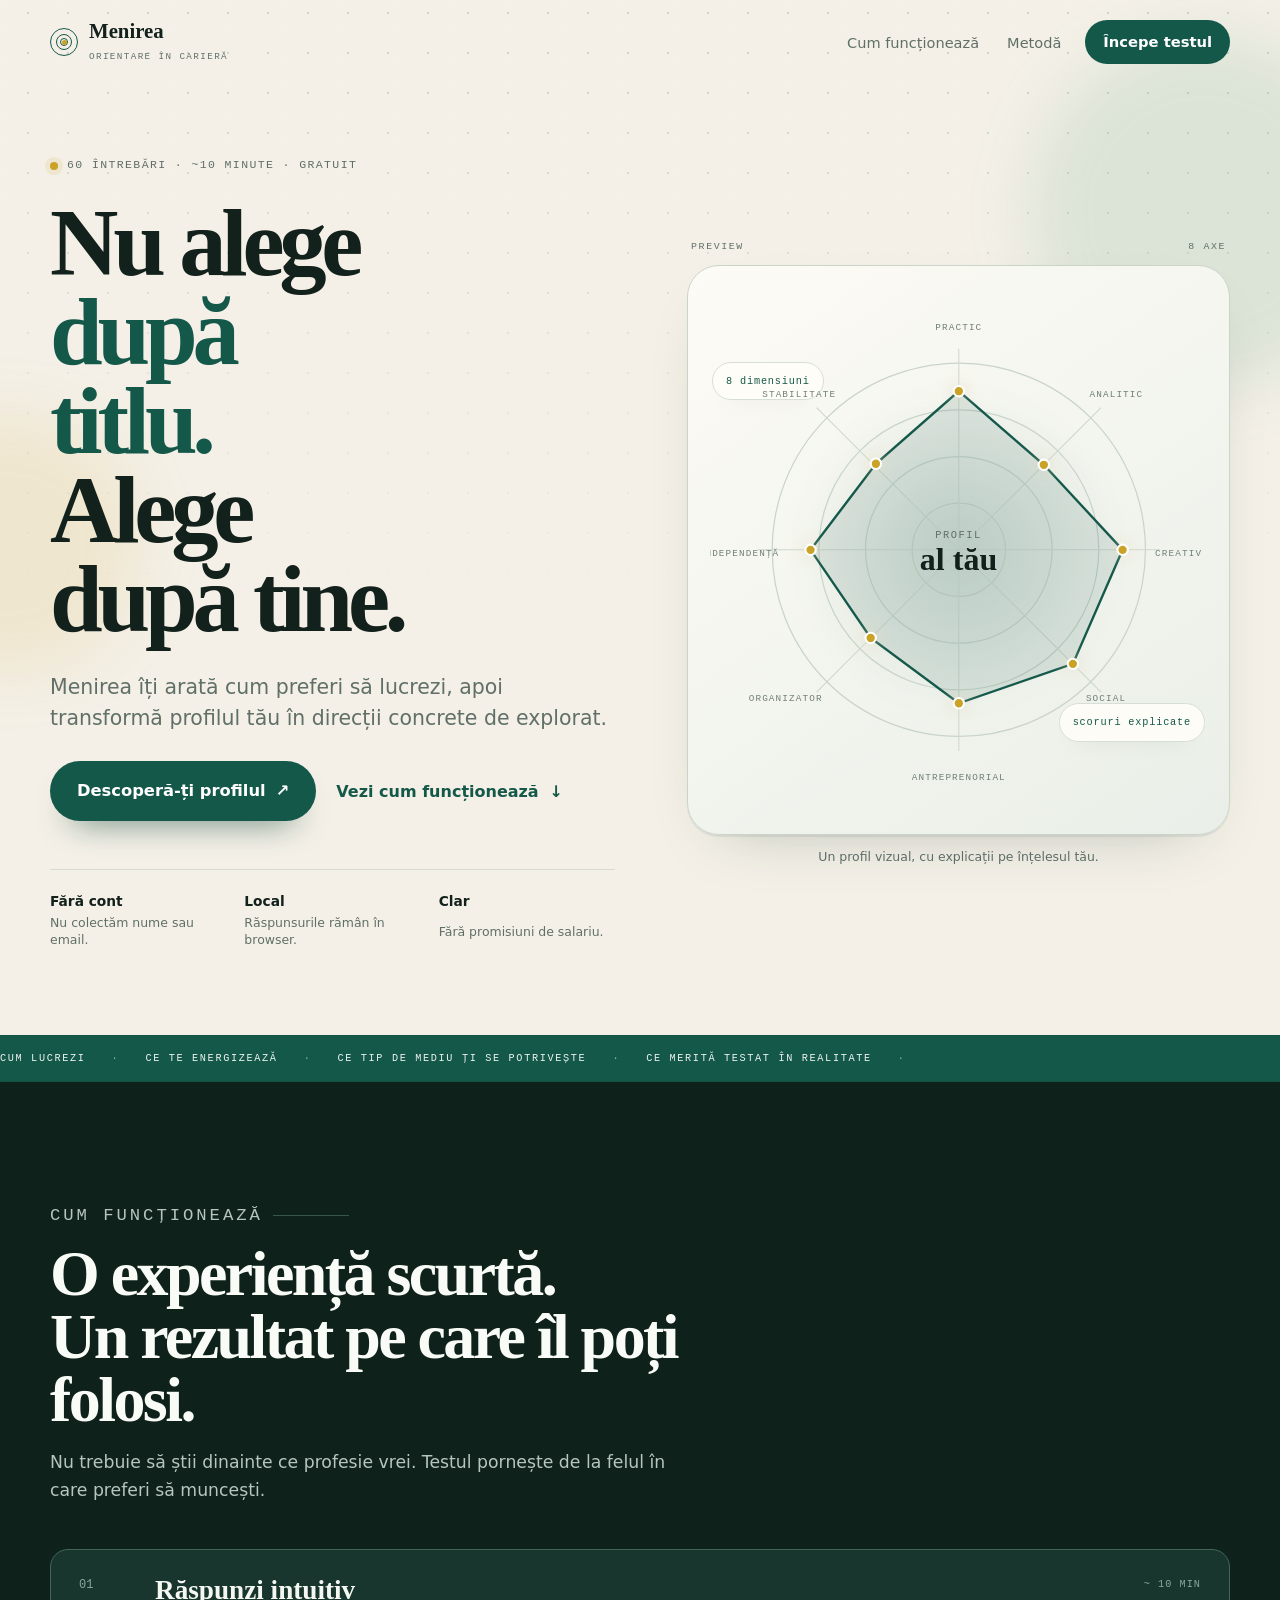
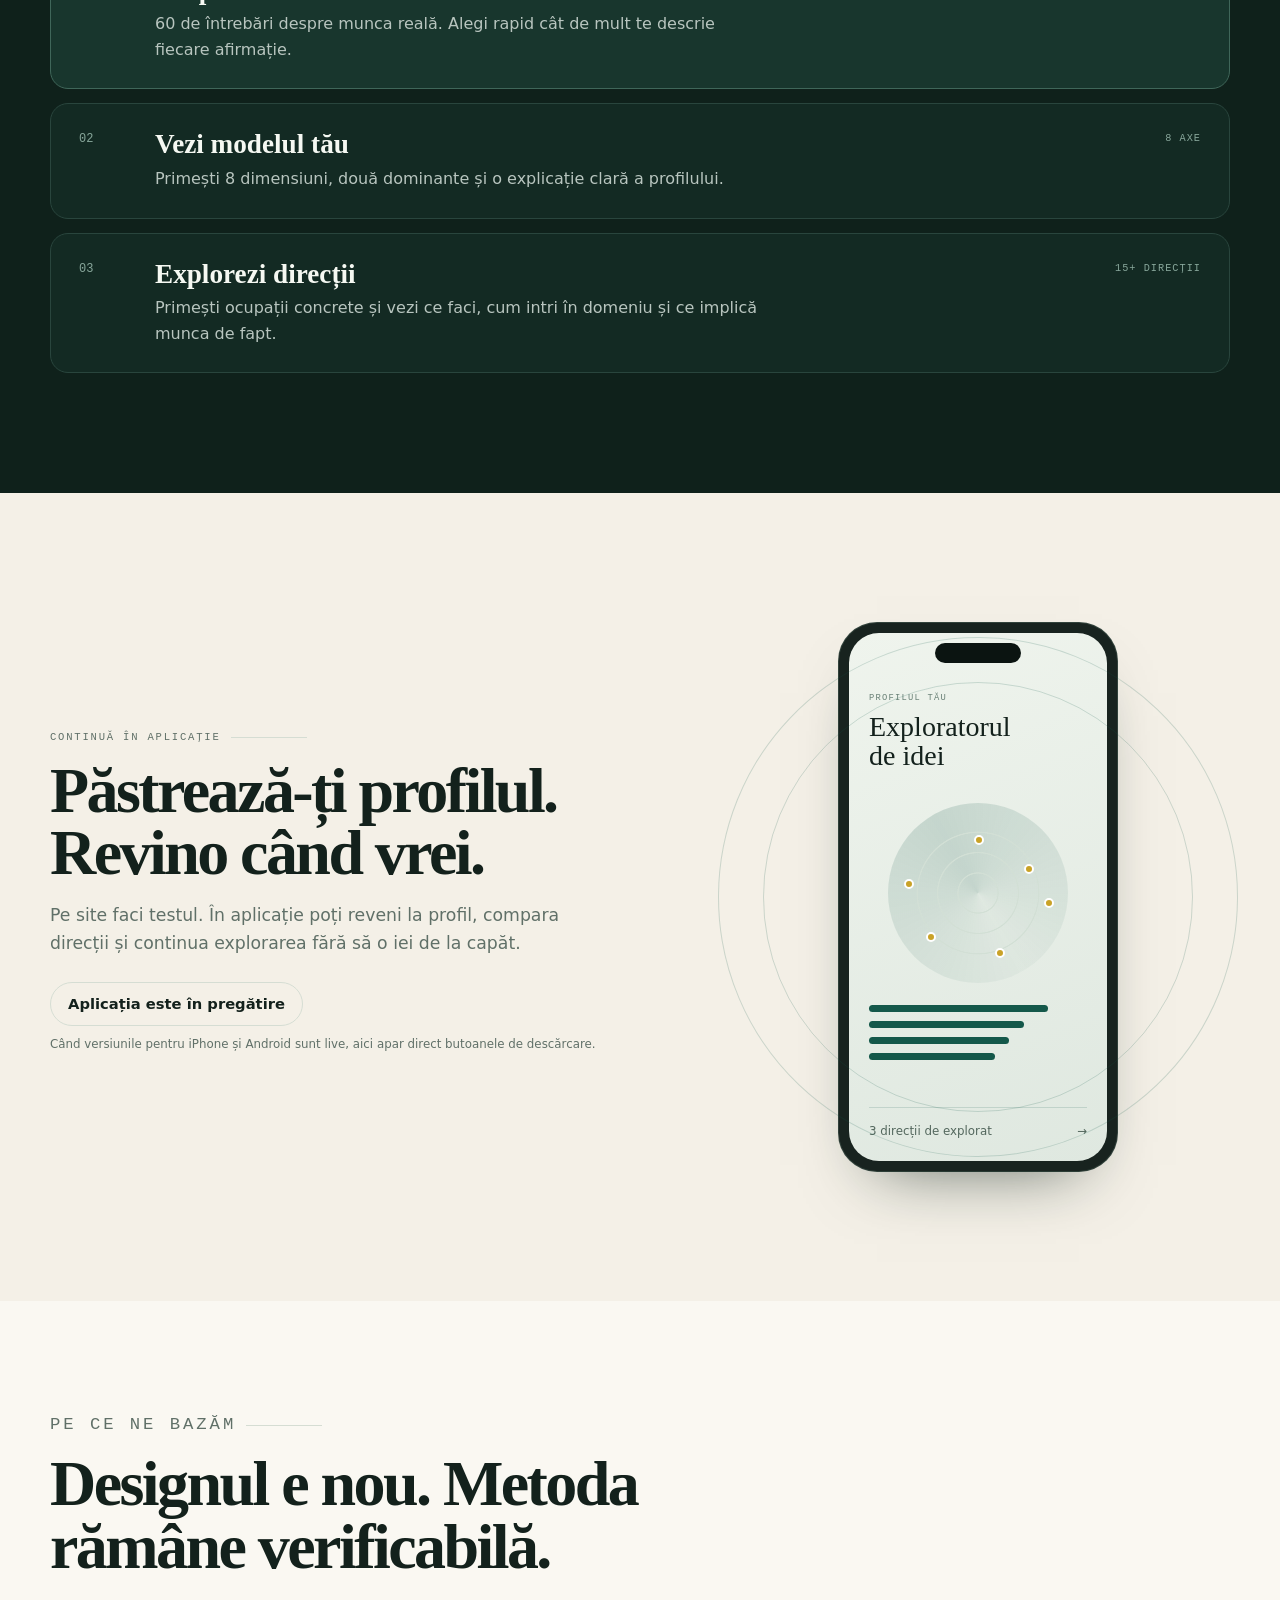
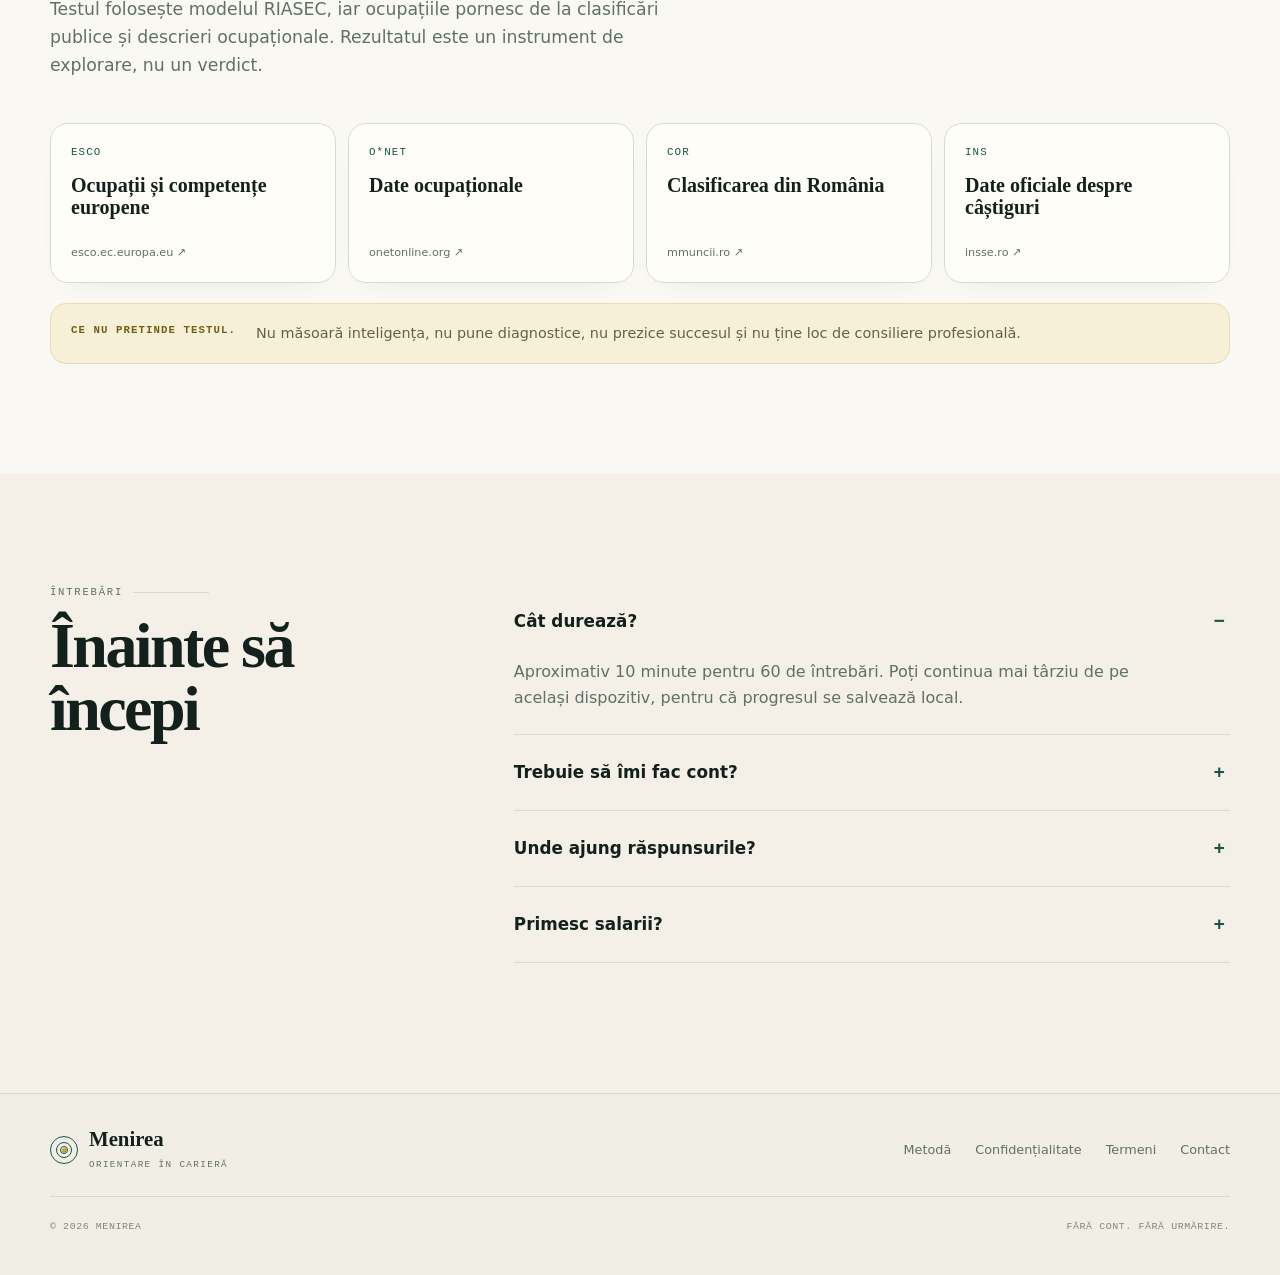
<file: index.html>
<!DOCTYPE html>
<html lang="ro">
<head>
<meta charset="utf-8">
<meta name="viewport" content="width=device-width, initial-scale=1">
<title>Menirea, află ce fel de muncă ți se potrivește</title>
<meta name="description" content="Un test de orientare în carieră construit pentru felul în care lucrezi, nu pentru un titlu de job. 60 de întrebări, aproximativ 10 minute.">
<meta property="og:title" content="Menirea, află ce fel de muncă ți se potrivește">
<meta property="og:description" content="60 de întrebări. Aproximativ 10 minute. Un profil clar și direcții de explorat.">
<meta property="og:type" content="website">
<link rel="icon" href="data:image/svg+xml,%3Csvg xmlns='http://www.w3.org/2000/svg' viewBox='0 0 26 26'%3E%3Ccircle cx='13' cy='13' r='12' fill='%23F4F0E7'/%3E%3Ccircle cx='13' cy='13' r='10' fill='none' stroke='%2314584A' stroke-width='1.4'/%3E%3Ccircle cx='13' cy='13' r='2.6' fill='%23C9A227'/%3E%3C/svg%3E">
<link rel="stylesheet" href="assets/style.css">
</head>
<body>

<div class="ambient ambient-a" aria-hidden="true"></div>
<div class="ambient ambient-b" aria-hidden="true"></div>

<header class="site-header site-header--home">
  <a class="logo" href="index.html" aria-label="Menirea, acasă">
    <span class="logo-mark" aria-hidden="true">
      <span></span><span></span><span></span>
    </span>
    <span><b>Menirea</b><small>orientare în carieră</small></span>
  </a>
  <nav class="top-nav" aria-label="Navigație principală">
    <a href="#cum">Cum funcționează</a>
    <a href="#metodologie">Metodă</a>
  </nav>
  <a class="btn btn-primary btn-sm" href="test.html">Începe testul</a>
</header>

<main>
  <section class="hero hero--v2">
    <div class="wrap hero-grid-v2">
      <div class="hero-copy">
        <div class="kicker"><span class="status-dot"></span> 60 întrebări · ~10 minute · gratuit</div>
        <h1>Nu alege<br><em>după titlu.</em><br>Alege după tine.</h1>
        <p class="hero-lead">Menirea îți arată cum preferi să lucrezi, apoi transformă profilul tău în direcții concrete de explorat.</p>
        <div class="hero-actions">
          <a class="btn btn-primary btn-xl" href="test.html">Descoperă-ți profilul <span>↗</span></a>
          <a class="text-link" href="#cum">Vezi cum funcționează <span>↓</span></a>
        </div>
        <div class="trust-row" aria-label="Avantajele testului">
          <div><strong>Fără cont</strong><span>Nu colectăm nume sau email.</span></div>
          <div><strong>Local</strong><span>Răspunsurile rămân în browser.</span></div>
          <div><strong>Clar</strong><span>Fără promisiuni de salariu.</span></div>
        </div>
      </div>

      <div class="hero-visual">
        <div class="visual-topline"><span>PREVIEW</span><span>8 AXE</span></div>
        <div class="radar-card">
          <div class="radar-glow" aria-hidden="true"></div>
          <svg class="radar" viewBox="0 0 480 480" role="img" aria-label="Exemplu de profil pe opt dimensiuni">
            <defs>
              <filter id="softGlow" x="-50%" y="-50%" width="200%" height="200%"><feGaussianBlur stdDeviation="8" result="b"/><feMerge><feMergeNode in="b"/><feMergeNode in="SourceGraphic"/></feMerge></filter>
            </defs>
            <g class="radar-rings">
              <circle cx="240" cy="240" r="180"></circle><circle cx="240" cy="240" r="135"></circle><circle cx="240" cy="240" r="90"></circle><circle cx="240" cy="240" r="45"></circle>
            </g>
            <g class="radar-spokes">
              <line x1="240" y1="240" x2="240" y2="46"></line><line x1="240" y1="240" x2="377.2" y2="102.8"></line>
              <line x1="240" y1="240" x2="434" y2="240"></line><line x1="240" y1="240" x2="377.2" y2="377.2"></line>
              <line x1="240" y1="240" x2="240" y2="434"></line><line x1="240" y1="240" x2="102.8" y2="377.2"></line>
              <line x1="240" y1="240" x2="46" y2="240"></line><line x1="240" y1="240" x2="102.8" y2="102.8"></line>
            </g>
            <polygon class="radar-area" points="240,87 322,158 398,240 350,350 240,388 155,325 97,240 160,157"></polygon>
            <polygon class="radar-line" points="240,87 322,158 398,240 350,350 240,388 155,325 97,240 160,157"></polygon>
            <g class="radar-labels">
              <text x="240" y="28">PRACTIC</text><text x="392" y="93">ANALITIC</text><text x="452" y="246">CREATIV</text><text x="382" y="386">SOCIAL</text>
              <text x="240" y="462">ANTREPRENORIAL</text><text x="73" y="386">ORGANIZATOR</text><text x="28" y="246">INDEPENDENȚĂ</text><text x="86" y="93">STABILITATE</text>
            </g>
            <g class="radar-points" filter="url(#softGlow)">
              <circle cx="240" cy="87" r="5"></circle><circle cx="322" cy="158" r="5"></circle><circle cx="398" cy="240" r="5"></circle><circle cx="350" cy="350" r="5"></circle>
              <circle cx="240" cy="388" r="5"></circle><circle cx="155" cy="325" r="5"></circle><circle cx="97" cy="240" r="5"></circle><circle cx="160" cy="157" r="5"></circle>
            </g>
          </svg>
          <div class="radar-center"><span>profil</span><strong>al tău</strong></div>
          <div class="visual-chip chip-a">8 dimensiuni</div>
          <div class="visual-chip chip-b">scoruri explicate</div>
        </div>
        <p class="visual-caption">Un profil vizual, cu explicații pe înțelesul tău.</p>
      </div>
    </div>
  </section>

  <section class="marquee-section" aria-label="Principii Menirea">
    <div class="marquee-track"><span>cum lucrezi</span><i>·</i><span>ce te energizează</span><i>·</i><span>ce tip de mediu ți se potrivește</span><i>·</i><span>ce merită testat în realitate</span><i>·</i></div>
  </section>

  <section id="cum" class="section-dark">
    <div class="wrap">
      <div class="section-heading section-heading--dark">
        <p class="eyebrow eyebrow--dark">Cum funcționează</p>
        <h2>O experiență scurtă.<br>Un rezultat pe care îl poți folosi.</h2>
        <p>Nu trebuie să știi dinainte ce profesie vrei. Testul pornește de la felul în care preferi să muncești.</p>
      </div>
      <div class="story-grid">
        <article class="story-card story-card--featured"><span class="story-index">01</span><div><h3>Răspunzi intuitiv</h3><p>60 de întrebări despre munca reală. Alegi rapid cât de mult te descrie fiecare afirmație.</p></div><div class="story-meta">~ 10 min</div></article>
        <article class="story-card"><span class="story-index">02</span><div><h3>Vezi modelul tău</h3><p>Primești 8 dimensiuni, două dominante și o explicație clară a profilului.</p></div><div class="story-meta">8 axe</div></article>
        <article class="story-card"><span class="story-index">03</span><div><h3>Explorezi direcții</h3><p>Primești ocupații concrete și vezi ce faci, cum intri în domeniu și ce implică munca de fapt.</p></div><div class="story-meta">15+ direcții</div></article>
      </div>
    </div>
  </section>

  <section class="app-section">
    <div class="wrap app-grid">
      <div class="app-copy">
        <p class="eyebrow">Continuă în aplicație</p>
        <h2>Păstrează-ți profilul.<br>Revino când vrei.</h2>
        <p class="lead">Pe site faci testul. În aplicație poți reveni la profil, compara direcții și continua explorarea fără să o iei de la capăt.</p>
        <div data-app-cta></div>
      </div>
      <div class="phone-stage" aria-hidden="true">
        <div class="phone-phone">
          <div class="phone-notch"></div>
          <div class="phone-screen">
            <div class="phone-micro">PROFILUL TĂU</div>
            <div class="phone-title">Exploratorul de idei</div>
            <div class="phone-radar">
              <span></span><span></span><span></span><span></span><span></span><span></span>
            </div>
            <div class="phone-bars"><i style="width:82%"></i><i style="width:71%"></i><i style="width:64%"></i><i style="width:58%"></i></div>
            <div class="phone-footer">3 direcții de explorat <span>→</span></div>
          </div>
        </div>
        <div class="phone-orbit orbit-a"></div><div class="phone-orbit orbit-b"></div>
      </div>
    </div>
  </section>

  <section id="metodologie" class="method-section">
    <div class="wrap">
      <div class="section-heading">
        <p class="eyebrow">Pe ce ne bazăm</p>
        <h2>Designul e nou. Metoda rămâne verificabilă.</h2>
        <p>Testul folosește modelul RIASEC, iar ocupațiile pornesc de la clasificări publice și descrieri ocupaționale. Rezultatul este un instrument de explorare, nu un verdict.</p>
      </div>
      <div class="source-grid">
        <a class="source-card" href="https://esco.ec.europa.eu" target="_blank" rel="noopener"><span>ESCO</span><strong>Ocupații și competențe europene</strong><small>esco.ec.europa.eu ↗</small></a>
        <a class="source-card" href="https://www.onetonline.org" target="_blank" rel="noopener"><span>O*NET</span><strong>Date ocupaționale</strong><small>onetonline.org ↗</small></a>
        <a class="source-card" href="https://mmuncii.ro" target="_blank" rel="noopener"><span>COR</span><strong>Clasificarea din România</strong><small>mmuncii.ro ↗</small></a>
        <a class="source-card" href="https://insse.ro" target="_blank" rel="noopener"><span>INS</span><strong>Date oficiale despre câștiguri</strong><small>insse.ro ↗</small></a>
      </div>
      <div class="method-note"><strong>Ce nu pretinde testul.</strong><span>Nu măsoară inteligența, nu pune diagnostice, nu prezice succesul și nu ține loc de consiliere profesională.</span></div>
    </div>
  </section>

  <section class="faq-section">
    <div class="wrap faq-layout">
      <div><p class="eyebrow">Întrebări</p><h2>Înainte să începi</h2></div>
      <div class="faq">
        <details open><summary>Cât durează?</summary><p>Aproximativ 10 minute pentru 60 de întrebări. Poți continua mai târziu de pe același dispozitiv, pentru că progresul se salvează local.</p></details>
        <details><summary>Trebuie să îmi fac cont?</summary><p>Nu. Nu îți cerem nume, telefon sau email pentru test.</p></details>
        <details><summary>Unde ajung răspunsurile?</summary><p>Răspunsurile se salvează în memoria locală a browserului și se calculează pe dispozitivul tău.</p></details>
        <details><summary>Primesc salarii?</summary><p>Nu afișăm cifre de salariu pe care nu le putem susține pentru fiecare rol și situație. Pentru date actuale, te trimitem la surse oficiale și la anunțuri reale.</p></details>
      </div>
    </div>
  </section>
</main>

<footer class="site-footer site-footer--v2">
  <div class="wrap footer-top">
    <a class="logo" href="index.html"><span class="logo-mark" aria-hidden="true"><span></span><span></span><span></span></span><span><b>Menirea</b><small>orientare în carieră</small></span></a>
    <div class="footer-links"><a href="#metodologie">Metodă</a><a href="confidentialitate.html">Confidențialitate</a><a href="termeni.html">Termeni</a><a id="mailto" href="#">Contact</a></div>
  </div>
  <div class="wrap footer-bottom"><span>© <span id="an"></span> Menirea</span><span>Fără cont. Fără urmărire.</span></div>
</footer>

<script src="assets/config.js"></script>
<script src="assets/site.js"></script>
</body>
</html>
</file>
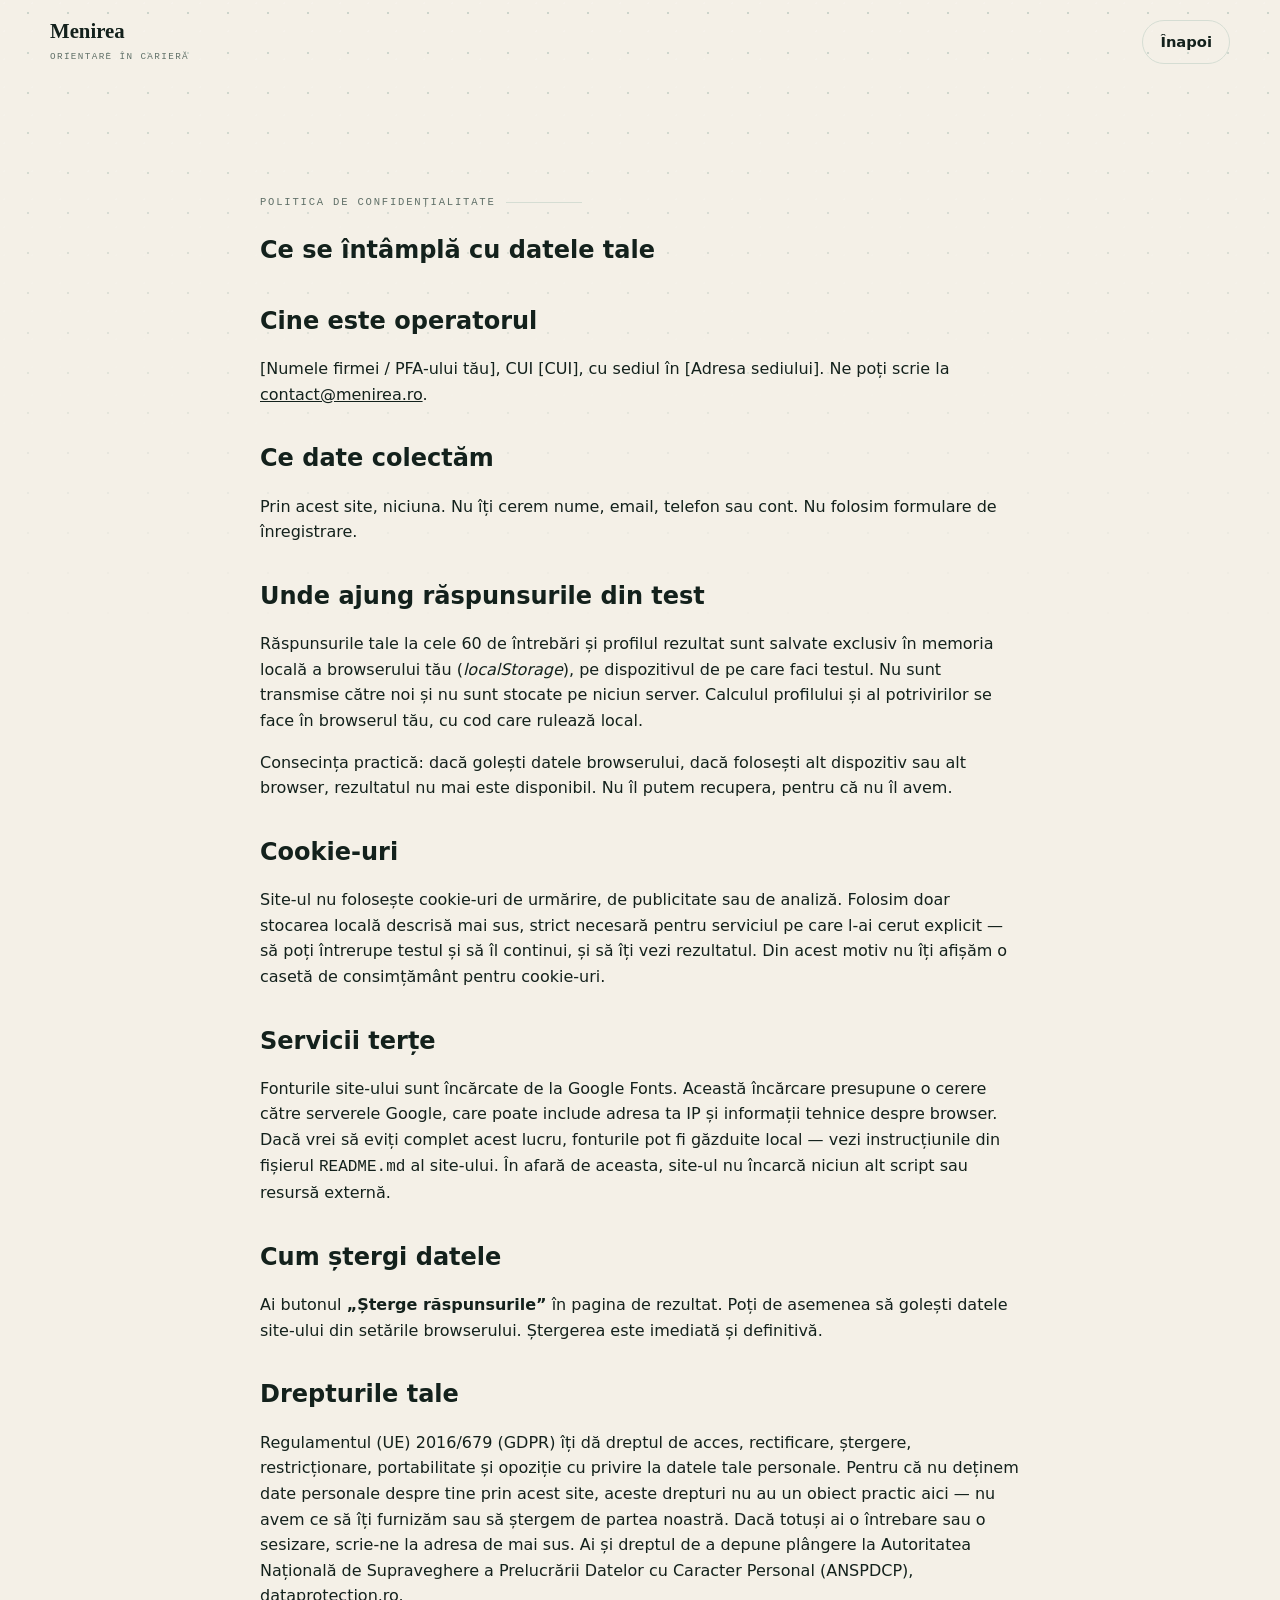
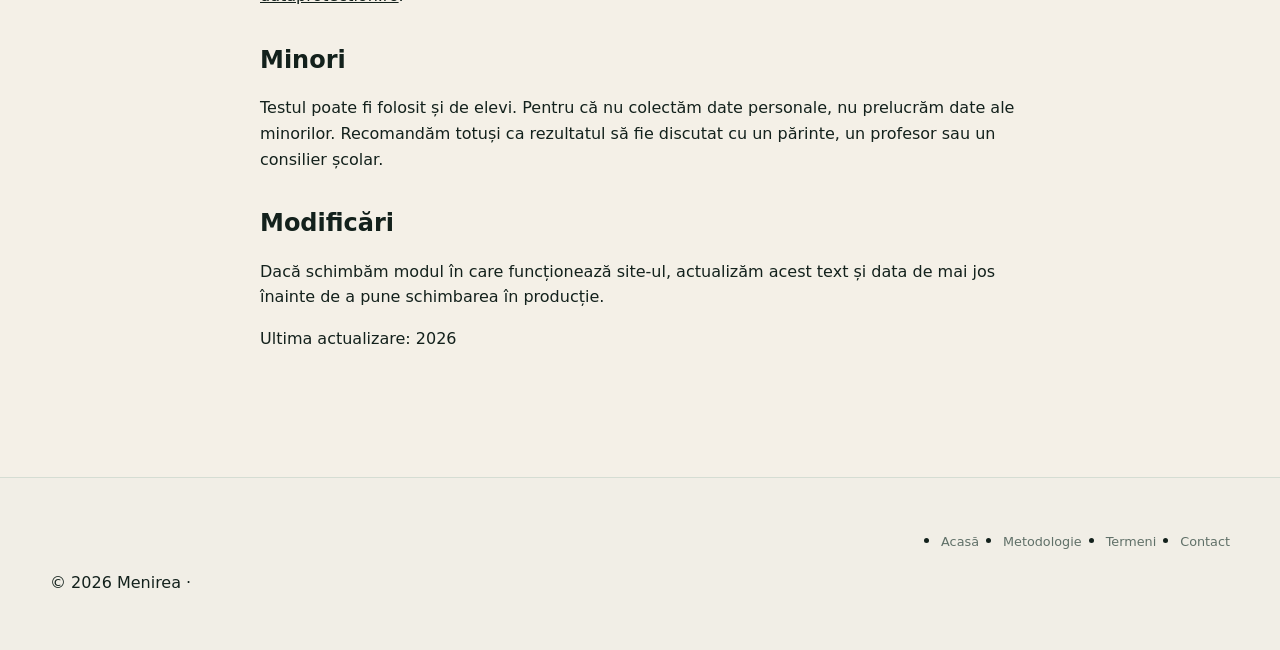
<file: confidentialitate.html>
<!DOCTYPE html>
<html lang="ro">
<head>
<meta charset="utf-8">
<meta name="viewport" content="width=device-width, initial-scale=1">
<title>Confidențialitate — Menirea</title>
<link rel="icon" href="data:image/svg+xml,%3Csvg xmlns='http://www.w3.org/2000/svg' viewBox='0 0 26 26'%3E%3Ccircle cx='13' cy='13' r='12' fill='%23EDF0E7'/%3E%3Ccircle cx='13' cy='13' r='10' fill='none' stroke='%2314584A' stroke-width='1.4'/%3E%3Ccircle cx='13' cy='13' r='2.6' fill='%23B8860F'/%3E%3C/svg%3E">
<link rel="stylesheet" href="assets/style.css">
</head>
<body>

<header class="site-header">
  <a class="logo" href="index.html"><span><b>Menirea</b><br><small>orientare în carieră</small></span></a>
  <a class="btn btn-ghost btn-sm" href="index.html">Înapoi</a>
</header>

<main>
<section>
  <div class="wrap" style="max-width:760px">
    <p class="eyebrow">Politica de confidențialitate</p>
    <h1 style="margin-bottom:1.4rem">Ce se întâmplă cu datele tale</h1>

    <h2 style="margin:2rem 0 .8rem">Cine este operatorul</h2>
    <p><span data-op-nume></span>, CUI <span data-op-cui></span>, cu sediul în <span data-op-adresa></span>. Ne poți scrie la <a class="js-mailto" data-show-email="1" href="#"></a>.</p>

    <h2 style="margin:2rem 0 .8rem">Ce date colectăm</h2>
    <p>Prin acest site, niciuna. Nu îți cerem nume, email, telefon sau cont. Nu folosim formulare de înregistrare.</p>

    <h2 style="margin:2rem 0 .8rem">Unde ajung răspunsurile din test</h2>
    <p>Răspunsurile tale la cele 60 de întrebări și profilul rezultat sunt salvate exclusiv în memoria locală a browserului tău (<em>localStorage</em>), pe dispozitivul de pe care faci testul. Nu sunt transmise către noi și nu sunt stocate pe niciun server. Calculul profilului și al potrivirilor se face în browserul tău, cu cod care rulează local.</p>
    <p>Consecința practică: dacă golești datele browserului, dacă folosești alt dispozitiv sau alt browser, rezultatul nu mai este disponibil. Nu îl putem recupera, pentru că nu îl avem.</p>

    <h2 style="margin:2rem 0 .8rem">Cookie-uri</h2>
    <p>Site-ul nu folosește cookie-uri de urmărire, de publicitate sau de analiză. Folosim doar stocarea locală descrisă mai sus, strict necesară pentru serviciul pe care l-ai cerut explicit — să poți întrerupe testul și să îl continui, și să îți vezi rezultatul. Din acest motiv nu îți afișăm o casetă de consimțământ pentru cookie-uri.</p>

    <h2 style="margin:2rem 0 .8rem">Servicii terțe</h2>
    <p>Fonturile site-ului sunt încărcate de la Google Fonts. Această încărcare presupune o cerere către serverele Google, care poate include adresa ta IP și informații tehnice despre browser. Dacă vrei să eviți complet acest lucru, fonturile pot fi găzduite local — vezi instrucțiunile din fișierul <code>README.md</code> al site-ului. În afară de aceasta, site-ul nu încarcă niciun alt script sau resursă externă.</p>

    <h2 style="margin:2rem 0 .8rem">Cum ștergi datele</h2>
    <p>Ai butonul <strong>„Șterge răspunsurile”</strong> în pagina de rezultat. Poți de asemenea să golești datele site-ului din setările browserului. Ștergerea este imediată și definitivă.</p>

    <h2 style="margin:2rem 0 .8rem">Drepturile tale</h2>
    <p>Regulamentul (UE) 2016/679 (GDPR) îți dă dreptul de acces, rectificare, ștergere, restricționare, portabilitate și opoziție cu privire la datele tale personale. Pentru că nu deținem date personale despre tine prin acest site, aceste drepturi nu au un obiect practic aici — nu avem ce să îți furnizăm sau să ștergem de partea noastră. Dacă totuși ai o întrebare sau o sesizare, scrie-ne la adresa de mai sus. Ai și dreptul de a depune plângere la Autoritatea Națională de Supraveghere a Prelucrării Datelor cu Caracter Personal (ANSPDCP), <a href="https://www.dataprotection.ro" target="_blank" rel="noopener">dataprotection.ro</a>.</p>

    <h2 style="margin:2rem 0 .8rem">Minori</h2>
    <p>Testul poate fi folosit și de elevi. Pentru că nu colectăm date personale, nu prelucrăm date ale minorilor. Recomandăm totuși ca rezultatul să fie discutat cu un părinte, un profesor sau un consilier școlar.</p>

    <h2 style="margin:2rem 0 .8rem">Modificări</h2>
    <p>Dacă schimbăm modul în care funcționează site-ul, actualizăm acest text și data de mai jos înainte de a pune schimbarea în producție.</p>
    <p class="copy">Ultima actualizare: <span id="an"></span></p>
  </div>
</section>
</main>

<footer class="site-footer">
  <div class="wrap">
    <ul class="footer-links">
      <li><a href="index.html">Acasă</a></li>
      <li><a href="index.html#metodologie">Metodologie</a></li>
      <li><a href="termeni.html">Termeni</a></li>
      <li><a id="mailto" href="#">Contact</a></li>
    </ul>
    <p class="copy">© <span id="an2"></span> Menirea · <span id="operator"></span></p>
  </div>
</footer>

<script src="assets/config.js"></script>
<script src="assets/site.js"></script>
<script>document.getElementById("an2").textContent = new Date().getFullYear();</script>
</body>
</html>
</file>
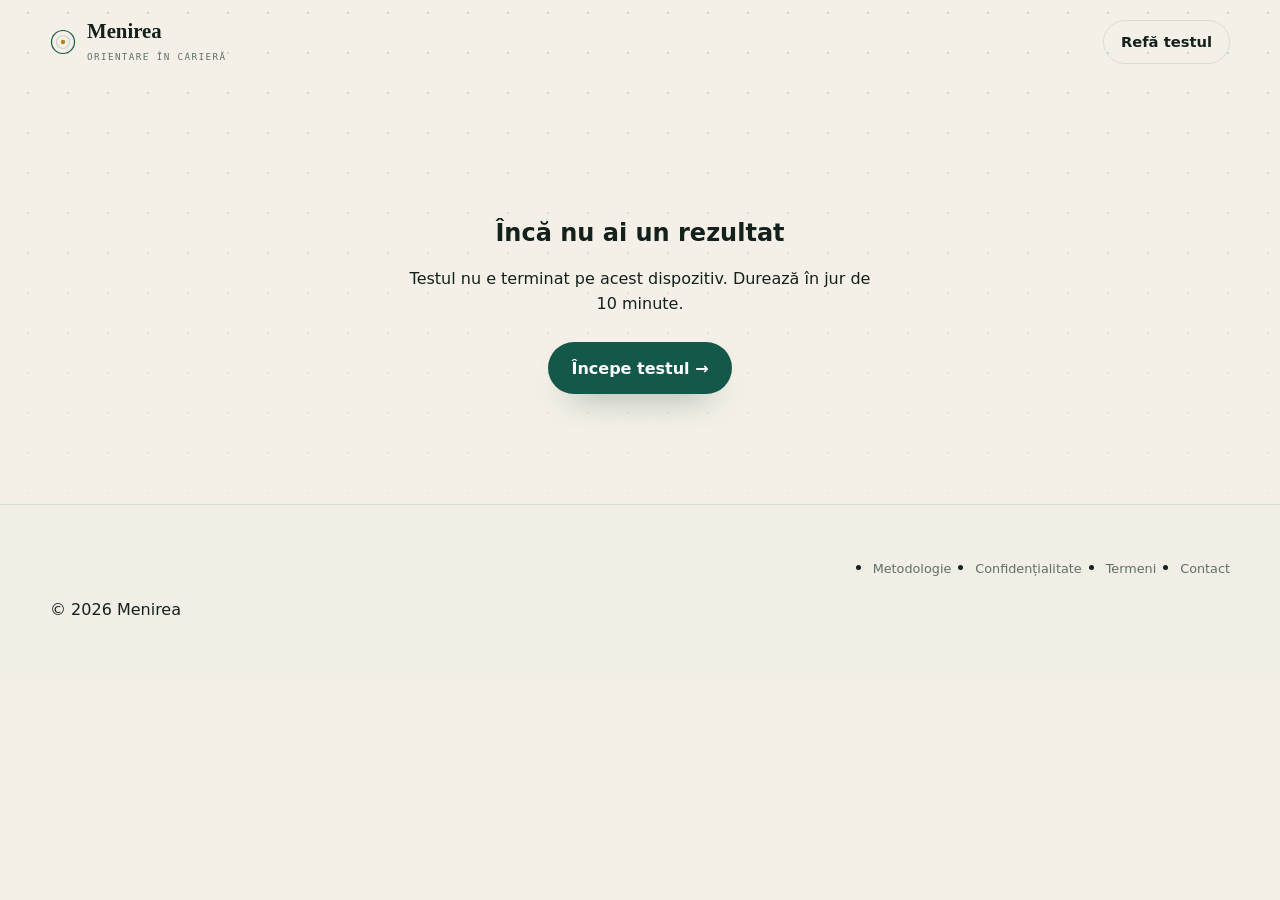
<file: rezultat.html>
<!DOCTYPE html>
<html lang="ro">
<head>
<meta charset="utf-8">
<meta name="viewport" content="width=device-width, initial-scale=1">
<title>Rezultatul tău — Menirea</title>
<meta name="robots" content="noindex">
<link rel="icon" href="data:image/svg+xml,%3Csvg xmlns='http://www.w3.org/2000/svg' viewBox='0 0 26 26'%3E%3Ccircle cx='13' cy='13' r='12' fill='%23EDF0E7'/%3E%3Ccircle cx='13' cy='13' r='10' fill='none' stroke='%2314584A' stroke-width='1.4'/%3E%3Ccircle cx='13' cy='13' r='2.6' fill='%23B8860F'/%3E%3C/svg%3E">
<link rel="stylesheet" href="assets/style.css">
</head>
<body>

<header class="site-header">
  <a class="logo" href="index.html">
    <svg width="26" height="26" viewBox="0 0 26 26" aria-hidden="true">
      <circle cx="13" cy="13" r="11.5" fill="none" stroke="#14584A" stroke-width="1.2"/>
      <circle cx="13" cy="13" r="6.5" fill="none" stroke="#CBD6C4" stroke-width="1.2"/>
      <circle cx="13" cy="13" r="2.2" fill="#B8860F"/>
    </svg>
    <span><b>Menirea</b><br><small>orientare în carieră</small></span>
  </a>
  <a class="btn btn-ghost btn-sm" href="test.html">Refă testul</a>
</header>

<main id="app"></main>

<footer class="site-footer">
  <div class="wrap">
    <ul class="footer-links">
      <li><a href="index.html#metodologie">Metodologie</a></li>
      <li><a href="confidentialitate.html">Confidențialitate</a></li>
      <li><a href="termeni.html">Termeni</a></li>
      <li><a id="mailto" href="#">Contact</a></li>
    </ul>
    <p class="copy">© <span id="an"></span> Menirea</p>
  </div>
</footer>

<canvas id="share-canvas" width="1080" height="1350" style="display:none"></canvas>

<script src="assets/config.js"></script>
<script src="assets/data.js"></script>
<script src="assets/site.js"></script>
<script src="assets/rezultat.js"></script>
</body>
</html>
</file>
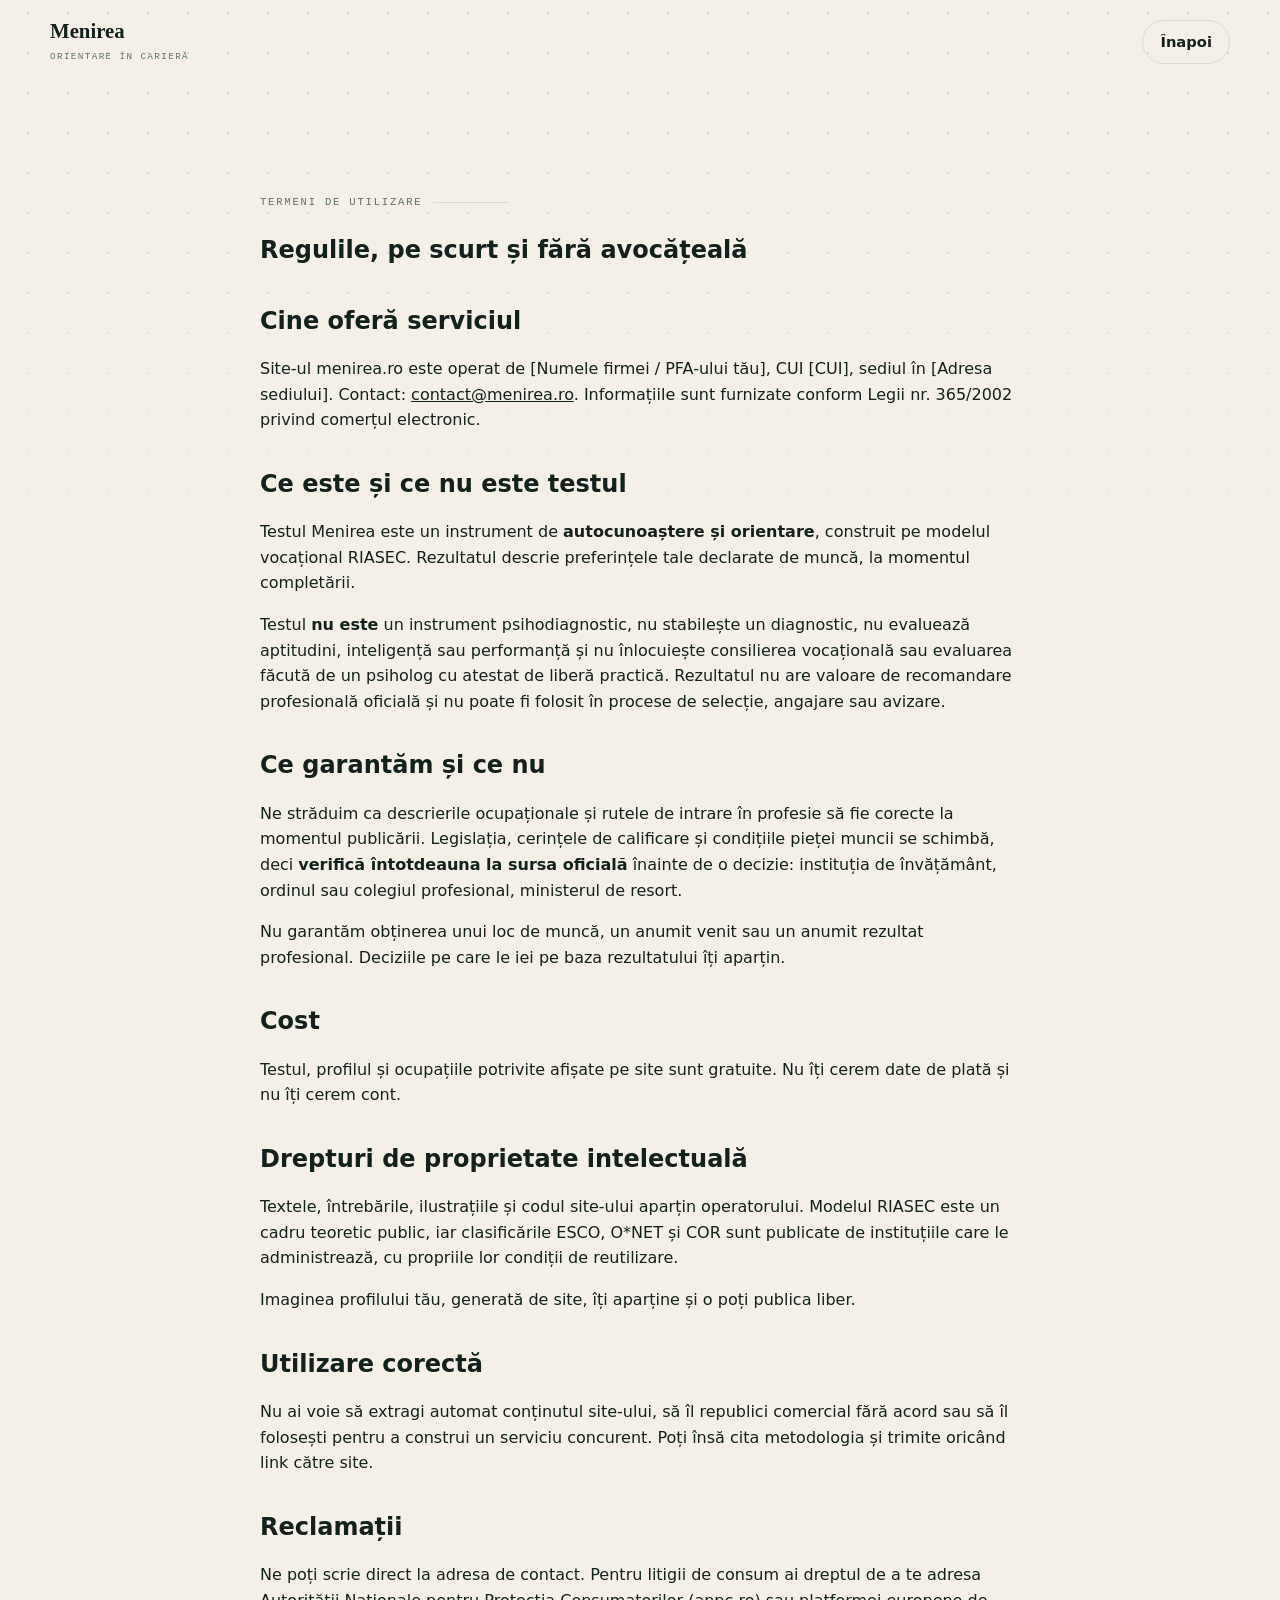
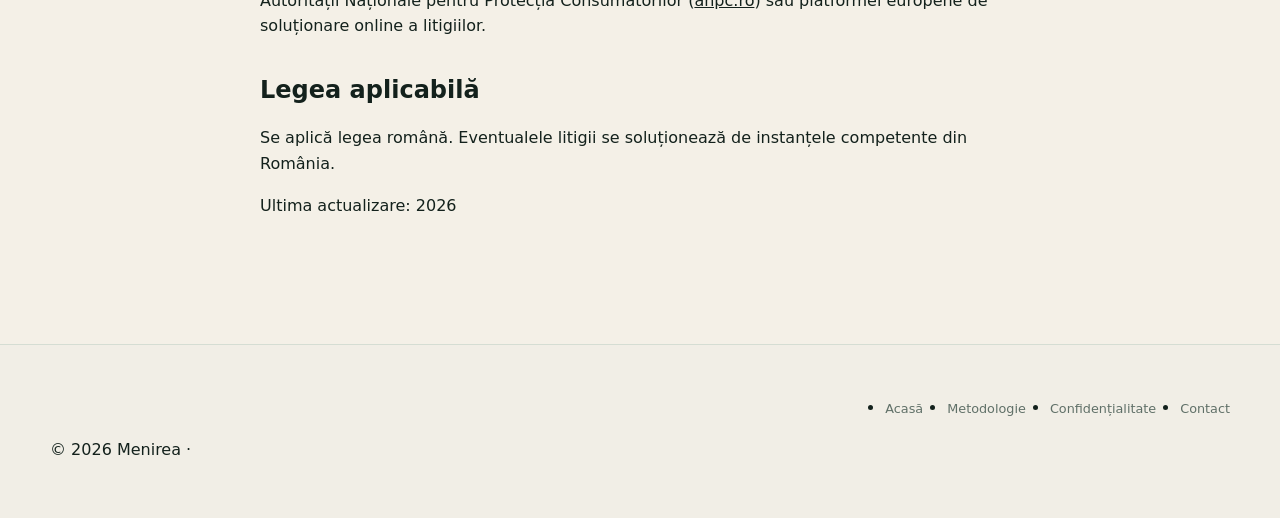
<file: termeni.html>
<!DOCTYPE html>
<html lang="ro">
<head>
<meta charset="utf-8">
<meta name="viewport" content="width=device-width, initial-scale=1">
<title>Termeni de utilizare — Menirea</title>
<link rel="icon" href="data:image/svg+xml,%3Csvg xmlns='http://www.w3.org/2000/svg' viewBox='0 0 26 26'%3E%3Ccircle cx='13' cy='13' r='12' fill='%23EDF0E7'/%3E%3Ccircle cx='13' cy='13' r='10' fill='none' stroke='%2314584A' stroke-width='1.4'/%3E%3Ccircle cx='13' cy='13' r='2.6' fill='%23B8860F'/%3E%3C/svg%3E">
<link rel="stylesheet" href="assets/style.css">
</head>
<body>

<header class="site-header">
  <a class="logo" href="index.html"><span><b>Menirea</b><br><small>orientare în carieră</small></span></a>
  <a class="btn btn-ghost btn-sm" href="index.html">Înapoi</a>
</header>

<main>
<section>
  <div class="wrap" style="max-width:760px">
    <p class="eyebrow">Termeni de utilizare</p>
    <h1 style="margin-bottom:1.4rem">Regulile, pe scurt și fără avocățeală</h1>

    <h2 style="margin:2rem 0 .8rem">Cine oferă serviciul</h2>
    <p>Site-ul menirea.ro este operat de <span data-op-nume></span>, CUI <span data-op-cui></span>, sediul în <span data-op-adresa></span>. Contact: <a class="js-mailto" data-show-email="1" href="#"></a>. Informațiile sunt furnizate conform Legii nr. 365/2002 privind comerțul electronic.</p>

    <h2 style="margin:2rem 0 .8rem">Ce este și ce nu este testul</h2>
    <p>Testul Menirea este un instrument de <strong>autocunoaștere și orientare</strong>, construit pe modelul vocațional RIASEC. Rezultatul descrie preferințele tale declarate de muncă, la momentul completării.</p>
    <p>Testul <strong>nu este</strong> un instrument psihodiagnostic, nu stabilește un diagnostic, nu evaluează aptitudini, inteligență sau performanță și nu înlocuiește consilierea vocațională sau evaluarea făcută de un psiholog cu atestat de liberă practică. Rezultatul nu are valoare de recomandare profesională oficială și nu poate fi folosit în procese de selecție, angajare sau avizare.</p>

    <h2 style="margin:2rem 0 .8rem">Ce garantăm și ce nu</h2>
    <p>Ne străduim ca descrierile ocupaționale și rutele de intrare în profesie să fie corecte la momentul publicării. Legislația, cerințele de calificare și condițiile pieței muncii se schimbă, deci <strong>verifică întotdeauna la sursa oficială</strong> înainte de o decizie: instituția de învățământ, ordinul sau colegiul profesional, ministerul de resort.</p>
    <p>Nu garantăm obținerea unui loc de muncă, un anumit venit sau un anumit rezultat profesional. Deciziile pe care le iei pe baza rezultatului îți aparțin.</p>

    <h2 style="margin:2rem 0 .8rem">Cost</h2>
    <p>Testul, profilul și ocupațiile potrivite afișate pe site sunt gratuite. Nu îți cerem date de plată și nu îți cerem cont.</p>

    <h2 style="margin:2rem 0 .8rem">Drepturi de proprietate intelectuală</h2>
    <p>Textele, întrebările, ilustrațiile și codul site-ului aparțin operatorului. Modelul RIASEC este un cadru teoretic public, iar clasificările ESCO, O*NET și COR sunt publicate de instituțiile care le administrează, cu propriile lor condiții de reutilizare.</p>
    <p>Imaginea profilului tău, generată de site, îți aparține și o poți publica liber.</p>

    <h2 style="margin:2rem 0 .8rem">Utilizare corectă</h2>
    <p>Nu ai voie să extragi automat conținutul site-ului, să îl republici comercial fără acord sau să îl folosești pentru a construi un serviciu concurent. Poți însă cita metodologia și trimite oricând link către site.</p>

    <h2 style="margin:2rem 0 .8rem">Reclamații</h2>
    <p>Ne poți scrie direct la adresa de contact. Pentru litigii de consum ai dreptul de a te adresa Autorității Naționale pentru Protecția Consumatorilor (<a href="https://anpc.ro" target="_blank" rel="noopener">anpc.ro</a>) sau platformei europene de soluționare online a litigiilor.</p>

    <h2 style="margin:2rem 0 .8rem">Legea aplicabilă</h2>
    <p>Se aplică legea română. Eventualele litigii se soluționează de instanțele competente din România.</p>

    <p class="copy">Ultima actualizare: <span id="an"></span></p>
  </div>
</section>
</main>

<footer class="site-footer">
  <div class="wrap">
    <ul class="footer-links">
      <li><a href="index.html">Acasă</a></li>
      <li><a href="index.html#metodologie">Metodologie</a></li>
      <li><a href="confidentialitate.html">Confidențialitate</a></li>
      <li><a id="mailto" href="#">Contact</a></li>
    </ul>
    <p class="copy">© <span id="an2"></span> Menirea · <span id="operator"></span></p>
  </div>
</footer>

<script src="assets/config.js"></script>
<script src="assets/site.js"></script>
<script>document.getElementById("an2").textContent = new Date().getFullYear();</script>
</body>
</html>
</file>
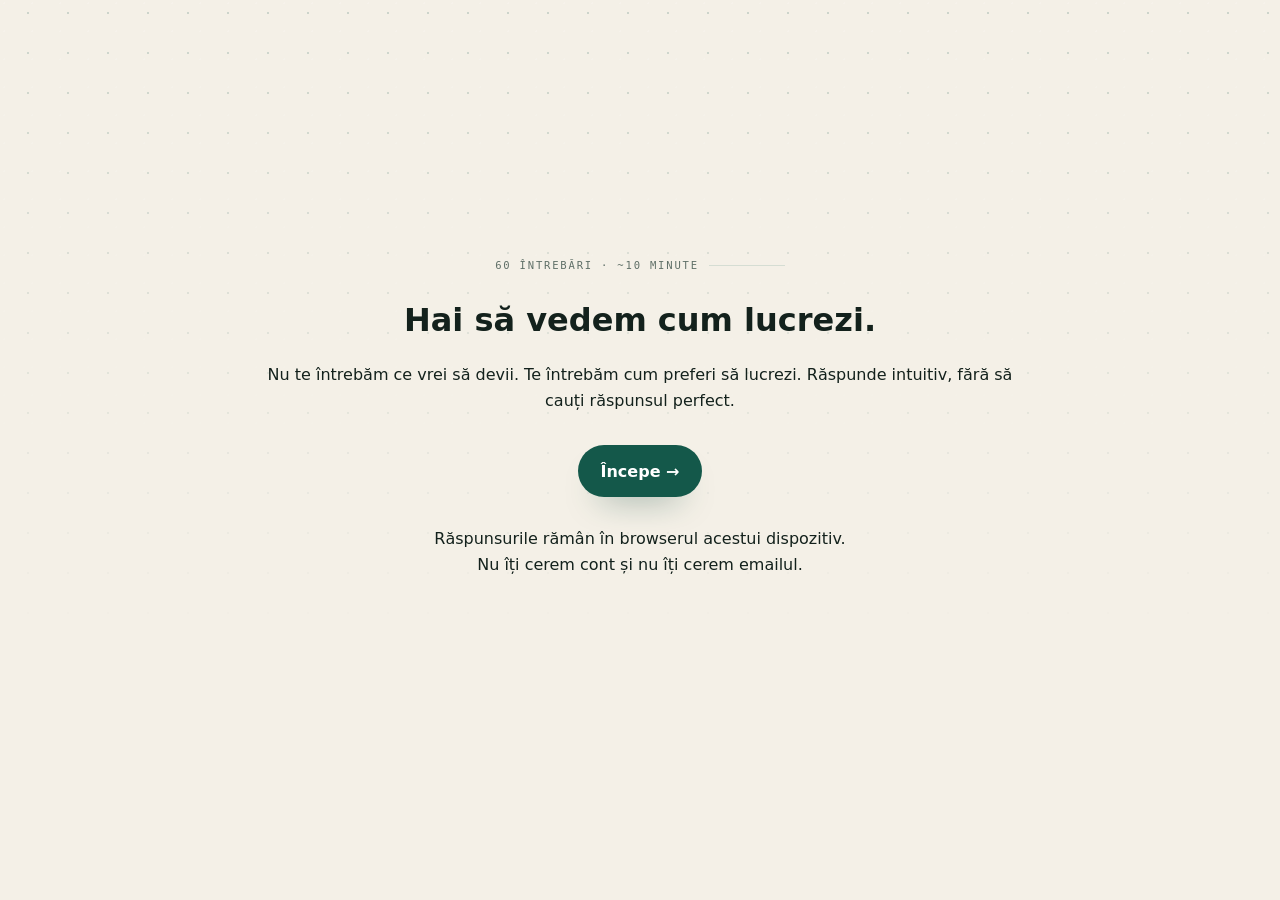
<file: test.html>
<!DOCTYPE html>
<html lang="ro">
<head>
<meta charset="utf-8">
<meta name="viewport" content="width=device-width, initial-scale=1">
<title>Testul Menirea — 60 de întrebări</title>
<meta name="description" content="60 de întrebări despre cum ești tu când muncești. Aproximativ 10 minute.">
<meta name="robots" content="noindex">
<link rel="icon" href="data:image/svg+xml,%3Csvg xmlns='http://www.w3.org/2000/svg' viewBox='0 0 26 26'%3E%3Ccircle cx='13' cy='13' r='12' fill='%23EDF0E7'/%3E%3Ccircle cx='13' cy='13' r='10' fill='none' stroke='%2314584A' stroke-width='1.4'/%3E%3Ccircle cx='13' cy='13' r='2.6' fill='%23B8860F'/%3E%3C/svg%3E">
<link rel="stylesheet" href="assets/style.css">
</head>
<body>

<div class="quiz-shell">

  <div class="quiz-bar" id="bar" hidden>
    <div class="quiz-bar-inner">
      <a class="logo" href="index.html" aria-label="Înapoi la pagina principală">
        <svg width="22" height="22" viewBox="0 0 26 26" aria-hidden="true">
          <circle cx="13" cy="13" r="11.5" fill="none" stroke="#14584A" stroke-width="1.2"/>
          <circle cx="13" cy="13" r="2.2" fill="#B8860F"/>
        </svg>
      </a>
      <div class="progress"><i id="bar-fill"></i></div>
      <span class="counter" id="counter" aria-live="polite">1 / 60</span>
    </div>
  </div>

  <main class="quiz-main" id="stage"></main>

  <div class="quiz-foot" id="foot" hidden>
    <div class="quiz-foot-inner">
      <button class="btn btn-ghost btn-sm" id="back">← Înapoi</button>
      <span class="hint">1–5 aleg răspunsul · ← revii</span>
      <span></span>
    </div>
  </div>

</div>

<script src="assets/config.js"></script>
<script src="assets/data.js"></script>
<script src="assets/test.js"></script>
</body>
</html>
</file>
<file: assets/style.css>
:root{
  --bg:#f4f0e7;
  --bg-2:#fbf8f2;
  --paper:#fffdf8;
  --ink:#13211c;
  --muted:#607068;
  --line:#d5ddd3;
  --line-2:#e6ebe3;
  --green:#14584a;
  --green-2:#0d4036;
  --mint:#dcebe2;
  --gold:#c9a227;
  --gold-2:#eadcae;
  --dark:#0f211b;
  --dark-2:#17342b;
  --white:#fff;
  --r:22px;
  --r-sm:13px;
  --max:1180px;
  --shadow:0 24px 60px -38px rgba(20,46,37,.34),0 2px 1px rgba(20,46,37,.08);
  --display:ui-serif,Georgia,Cambria,"Times New Roman",serif;
  --body:Inter,ui-sans-serif,system-ui,-apple-system,BlinkMacSystemFont,"Segoe UI",sans-serif;
  --mono:"IBM Plex Mono",ui-monospace,SFMono-Regular,Menlo,monospace;
}
*{box-sizing:border-box}
html{scroll-behavior:smooth;-webkit-text-size-adjust:100%}
@media(prefers-reduced-motion:reduce){html{scroll-behavior:auto}*,*::before,*::after{animation-duration:.01ms!important;animation-iteration-count:1!important;transition-duration:.01ms!important}}
body{margin:0;font-family:var(--body);font-size:16px;line-height:1.6;color:var(--ink);background:var(--bg);overflow-x:hidden}
body::before{content:"";position:fixed;inset:0;pointer-events:none;opacity:.18;background-image:radial-gradient(circle at 15% 12%,#fff 0 1px,transparent 1px),radial-gradient(circle at 70% 32%,#14584a 0 1px,transparent 1px);background-size:28px 28px,40px 40px;mask-image:linear-gradient(to bottom,#000,transparent 72%);z-index:0}
main,header,footer,.ambient{position:relative;z-index:1}
img,svg{display:block;max-width:100%}a{color:inherit}button{font:inherit}
:focus-visible{outline:3px solid var(--gold);outline-offset:4px;border-radius:6px}
.wrap{width:min(var(--max),calc(100% - 40px));margin:0 auto}
section{padding:110px 0}
.ambient{position:fixed;filter:blur(30px);border-radius:50%;pointer-events:none;z-index:0}
.ambient-a{width:350px;height:350px;top:4vh;right:-100px;background:rgba(97,165,128,.16)}
.ambient-b{width:260px;height:260px;top:46vh;left:-120px;background:rgba(201,162,39,.12)}
.logo{display:flex;align-items:center;gap:11px;text-decoration:none;color:var(--ink)}
.logo b{font-family:var(--display);font-size:1.3rem;line-height:1}
.logo small{display:block;font-family:var(--mono);font-size:.58rem;letter-spacing:.15em;text-transform:uppercase;color:var(--muted);margin-top:4px}
.logo-mark{width:28px;height:28px;border:1.5px solid var(--green);border-radius:50%;display:grid;place-items:center;position:relative}
.logo-mark span{position:absolute;border:1px solid var(--green);border-radius:50%;inset:5px}.logo-mark span:nth-child(2){inset:9px}.logo-mark span:nth-child(3){width:5px;height:5px;inset:auto;background:var(--gold);border:none}
.site-header{display:flex;align-items:center;justify-content:space-between;gap:18px;width:min(var(--max),calc(100% - 40px));margin:0 auto;padding:20px 0}
.top-nav{display:flex;gap:28px;margin-left:auto;margin-right:6px}.top-nav a{font-size:.91rem;text-decoration:none;color:var(--muted)}.top-nav a:hover{color:var(--green)}
.btn{display:inline-flex;align-items:center;justify-content:center;gap:10px;min-height:52px;padding:0 22px;border-radius:999px;border:1px solid transparent;text-decoration:none;font-weight:650;cursor:pointer;transition:.18s ease}
.btn-primary{background:var(--green);color:#fff;box-shadow:0 18px 34px -22px var(--green-2)}.btn-primary:hover{background:var(--green-2);transform:translateY(-2px)}
.btn-ghost{background:transparent;border-color:var(--line);color:var(--ink)}.btn-ghost:hover{background:var(--paper);border-color:#afbbb2}
.btn-sm{min-height:44px;padding:0 17px;font-size:.92rem}.btn-xl{min-height:60px;padding:0 26px;font-size:1.02rem}
.kicker,.visual-topline,.story-meta,.phone-micro,.radar-labels,.marquee-track,.eyebrow{font-family:var(--mono)}
.kicker{display:flex;align-items:center;gap:9px;font-size:.72rem;letter-spacing:.12em;text-transform:uppercase;color:var(--muted);margin-bottom:24px}.status-dot{width:8px;height:8px;border-radius:50%;background:var(--gold);box-shadow:0 0 0 5px rgba(201,162,39,.13)}
.hero--v2{padding-top:72px;padding-bottom:86px}.hero-grid-v2{display:grid;grid-template-columns:1.02fr .98fr;gap:72px;align-items:center}
.hero-copy h1{font-family:var(--display);font-size:clamp(3.3rem,7.4vw,6.35rem);line-height:.94;letter-spacing:-.055em;max-width:7.5ch;margin:0 0 28px}.hero-copy h1 em{color:var(--green);font-style:normal}.hero-lead{font-size:clamp(1.08rem,2vw,1.28rem);line-height:1.5;color:var(--muted);max-width:58ch;margin:0 0 28px}
.hero-actions{display:flex;align-items:center;gap:20px;flex-wrap:wrap}.text-link{font-weight:600;text-decoration:none;color:var(--green)}.text-link span{display:inline-block;margin-left:5px;transition:transform .18s}.text-link:hover span{transform:translateY(3px)}
.trust-row{display:grid;grid-template-columns:repeat(3,1fr);gap:18px;margin-top:48px;padding-top:20px;border-top:1px solid var(--line)}.trust-row div{display:grid;gap:3px}.trust-row strong{font-size:.86rem}.trust-row span{font-size:.78rem;color:var(--muted);line-height:1.35}
.hero-visual{position:relative}.visual-topline{display:flex;justify-content:space-between;color:var(--muted);font-size:.62rem;letter-spacing:.16em;margin:0 4px 10px}.radar-card{position:relative;min-height:570px;border-radius:32px;border:1px solid #cad5ca;background:linear-gradient(145deg,#fdfbf5 0%,#e9efe8 100%);box-shadow:var(--shadow);display:grid;place-items:center;overflow:hidden}.radar-glow{position:absolute;width:68%;aspect-ratio:1;border-radius:50%;background:radial-gradient(circle,rgba(20,88,74,.16),transparent 62%);filter:blur(12px)}
.radar{width:min(92%,500px);position:relative;z-index:1}.radar-rings circle{fill:none;stroke:#c8d4ca;stroke-width:1.2}.radar-spokes line{stroke:#ccd7ce;stroke-width:1}.radar-area{fill:rgba(20,88,74,.11);stroke:none}.radar-line{fill:none;stroke:var(--green);stroke-width:2.3}.radar-points circle{fill:var(--gold);stroke:#fff;stroke-width:2}.radar-labels{font-size:9px;letter-spacing:.12em;fill:#718078;text-anchor:middle}.radar-center{position:absolute;inset:0;display:grid;place-content:center;text-align:center;z-index:2;transform:translateY(2px)}.radar-center span{font-family:var(--mono);font-size:.65rem;letter-spacing:.15em;text-transform:uppercase;color:var(--muted)}.radar-center strong{font-family:var(--display);font-size:2rem;line-height:1.05}.visual-chip{position:absolute;border:1px solid #d5dfd6;background:rgba(255,253,248,.88);backdrop-filter:blur(10px);border-radius:999px;padding:10px 13px;font-family:var(--mono);font-size:.64rem;letter-spacing:.08em;color:var(--green);box-shadow:0 12px 22px -18px rgba(0,0,0,.35)}.chip-a{top:96px;left:24px}.chip-b{right:24px;bottom:92px}.visual-caption{text-align:center;color:var(--muted);font-size:.78rem;margin:12px 0 0}
.marquee-section{overflow:hidden;padding:14px 0;background:var(--green);color:#edf3ef;border-block:1px solid rgba(0,0,0,.06)}.marquee-track{display:flex;gap:26px;width:max-content;align-items:center;white-space:nowrap;text-transform:uppercase;font-size:.64rem;letter-spacing:.16em;animation:marquee 22s linear infinite}.marquee-track i{color:#8eb4a6;font-style:normal}@keyframes marquee{from{transform:translateX(0)}to{transform:translateX(-25%)}}
.section-dark{background:var(--dark);color:#f5f8f2;padding-top:120px;padding-bottom:120px}.section-heading{max-width:700px;margin-bottom:44px}.section-heading--dark h2{color:#f8fbf6}.section-heading h2{font-family:var(--display);font-size:clamp(2.6rem,5vw,4.7rem);line-height:.98;letter-spacing:-.04em;margin:0 0 18px}.section-heading p{color:var(--muted);font-size:1.08rem;max-width:58ch}.section-heading--dark p{color:#b7c5bf}.eyebrow{font-size:.66rem;letter-spacing:.17em;text-transform:uppercase;color:var(--muted);display:flex;align-items:center;gap:10px;margin:0 0 14px}.eyebrow::after{content:"";height:1px;width:76px;background:var(--line)}.eyebrow--dark{color:#92aa9f}.eyebrow--dark::after{background:#34564b}
.story-grid{display:grid;gap:14px}.story-card{display:grid;grid-template-columns:56px 1fr auto;gap:20px;align-items:start;padding:26px 28px;border:1px solid #29453d;background:#132a23;border-radius:18px;transition:.18s ease}.story-card:hover{transform:translateY(-2px);border-color:#4a6a5e;background:#17332b}.story-card--featured{background:#18362d;border-color:#3f6659}.story-index{font-family:var(--mono);font-size:.75rem;color:#88a79b}.story-card h3{font-family:var(--display);font-size:1.7rem;line-height:1.05;margin:0 0 7px}.story-card p{margin:0;color:#b8c5bf;max-width:60ch}.story-meta{font-size:.64rem;letter-spacing:.1em;color:#88a79b;text-transform:uppercase}
.app-section{padding:130px 0}.app-grid{display:grid;grid-template-columns:1.1fr .9fr;gap:60px;align-items:center}.app-copy h2{font-family:var(--display);font-size:clamp(2.8rem,5vw,5rem);line-height:.97;letter-spacing:-.04em;margin:0 0 18px}.app-copy .lead{font-size:1.08rem;color:var(--muted);max-width:50ch;margin-bottom:24px}.app-cta{display:flex;gap:10px;flex-wrap:wrap;align-items:center}.app-cta-note{font-size:.74rem;color:var(--muted);margin-top:9px}.app-store-btn{display:inline-flex;align-items:center;gap:10px;padding:11px 15px;border-radius:13px;background:var(--ink);color:#fff;text-decoration:none}.app-store-btn span{display:grid;line-height:1.05}.app-store-btn small{font-size:.55rem;opacity:.7}.app-store-btn strong{font-size:.82rem}
.phone-stage{min-height:540px;display:grid;place-items:center;position:relative}.phone-phone{position:relative;width:278px;height:548px;border-radius:38px;padding:10px;background:#18231f;box-shadow:0 32px 65px -38px rgba(16,35,28,.7),0 0 0 1px #33443d}.phone-screen{height:100%;border-radius:30px;background:linear-gradient(160deg,#eff4ed,#dfe8e0);padding:58px 20px 20px;display:flex;flex-direction:column;overflow:hidden}.phone-notch{position:absolute;z-index:3;top:20px;left:50%;transform:translateX(-50%);width:86px;height:20px;border-radius:20px;background:#0b1411}.phone-micro{font-size:.55rem;letter-spacing:.14em;color:#698076}.phone-title{font-family:var(--display);font-size:1.75rem;line-height:1.03;margin-top:8px;max-width:8ch}.phone-radar{width:180px;aspect-ratio:1;border-radius:50%;margin:32px auto 22px;position:relative;background:radial-gradient(circle at center,transparent 0 15%,#d2dfd5 15.5% 16%,transparent 16.5% 31%,#d2dfd5 31.5% 32%,transparent 32.5% 47%,#d2dfd5 47.5% 48%,transparent 48.5%),conic-gradient(from -30deg,rgba(20,88,74,.17),rgba(20,88,74,.03),rgba(20,88,74,.17))}.phone-radar span{position:absolute;width:10px;height:10px;border-radius:50%;background:var(--gold);border:2px solid #fff}.phone-radar span:nth-child(1){top:18%;left:48%}.phone-radar span:nth-child(2){top:34%;right:19%}.phone-radar span:nth-child(3){right:8%;top:53%}.phone-radar span:nth-child(4){bottom:14%;right:35%}.phone-radar span:nth-child(5){bottom:23%;left:21%}.phone-radar span:nth-child(6){top:42%;left:9%}.phone-bars{display:grid;gap:9px;margin-bottom:auto}.phone-bars i{height:7px;border-radius:999px;background:var(--green);display:block}.phone-footer{margin-top:18px;padding-top:14px;border-top:1px solid rgba(20,88,74,.16);font-size:.74rem;color:#53675d;display:flex;justify-content:space-between}.phone-orbit{position:absolute;border:1px solid rgba(20,88,74,.18);border-radius:50%;pointer-events:none}.orbit-a{width:430px;height:430px}.orbit-b{width:520px;height:520px;transform:rotate(22deg)}
.method-section{background:#faf8f2}.source-grid{display:grid;grid-template-columns:repeat(4,1fr);gap:12px}.source-card{min-height:160px;padding:20px;background:var(--paper);border:1px solid var(--line);border-radius:18px;text-decoration:none;display:flex;flex-direction:column;box-shadow:0 10px 28px -24px rgba(20,46,37,.24);transition:.18s ease}.source-card:hover{transform:translateY(-3px);border-color:#acbcb1}.source-card span{font-family:var(--mono);font-size:.68rem;color:var(--green);letter-spacing:.1em}.source-card strong{font-family:var(--display);font-size:1.25rem;line-height:1.1;margin:12px 0 auto}.source-card small{font-size:.7rem;color:var(--muted)}.method-note{display:grid;grid-template-columns:auto 1fr;gap:20px;margin-top:20px;padding:18px 20px;border:1px solid var(--gold-2);background:#f7f0d8;border-radius:16px}.method-note strong{font-family:var(--mono);font-size:.67rem;letter-spacing:.1em;text-transform:uppercase;color:#735d16}.method-note span{font-size:.9rem;color:#665f4b}
.faq-section{padding-bottom:130px}.faq-layout{display:grid;grid-template-columns:.55fr 1fr;gap:70px}.faq-layout h2{font-family:var(--display);font-size:clamp(2.6rem,5vw,4rem);line-height:.98;letter-spacing:-.04em;margin:0}.faq details{border-bottom:1px solid var(--line)}.faq summary{list-style:none;cursor:pointer;padding:24px 38px 24px 0;position:relative;font-size:1.05rem;font-weight:650}.faq summary::-webkit-details-marker{display:none}.faq summary::after{content:"+";position:absolute;right:5px;top:50%;transform:translateY(-50%);font-family:var(--mono);font-size:1.2rem;color:var(--green)}.faq details[open] summary::after{content:"−"}.faq p{margin:0;padding:0 0 24px;color:var(--muted);max-width:62ch}
.site-footer{border-top:1px solid var(--line);background:#f1eee6;padding:34px 0 40px}.footer-top{display:flex;justify-content:space-between;align-items:center;gap:20px}.footer-links{display:flex;flex-wrap:wrap;justify-content:flex-end;gap:16px 24px}.footer-links a{font-size:.8rem;color:var(--muted);text-decoration:none}.footer-links a:hover{color:var(--green)}.footer-bottom{display:flex;justify-content:space-between;gap:20px;padding-top:22px;margin-top:24px;border-top:1px solid var(--line);font-family:var(--mono);font-size:.62rem;letter-spacing:.06em;text-transform:uppercase;color:#7a8880}
/* test */
.quiz-shell{min-height:100dvh;display:flex;flex-direction:column;background:var(--bg)}.quiz-bar{position:sticky;top:0;z-index:6;background:rgba(244,240,231,.92);backdrop-filter:blur(12px);border-bottom:1px solid var(--line)}.quiz-bar-inner{width:min(880px,calc(100% - 36px));margin:0 auto;padding:14px 0;display:grid;grid-template-columns:auto 1fr auto;align-items:center;gap:16px}.progress{height:8px;border-radius:99px;background:#dfe6df;overflow:hidden}.progress i{display:block;height:100%;width:0;background:var(--green);border-radius:inherit;transition:width .35s ease}.counter{font-family:var(--mono);font-size:.7rem;color:var(--muted);white-space:nowrap}.quiz-main{flex:1;display:grid;place-items:center;padding:50px 18px 100px}.quiz-card{width:min(760px,100%)}.q-dim{font-family:var(--mono);font-size:.66rem;letter-spacing:.15em;text-transform:uppercase;color:var(--gold);margin:0 0 14px}.q-text{font-family:var(--display);font-size:clamp(2rem,4.6vw,3.35rem);line-height:1.06;letter-spacing:-.035em;margin:0 0 32px;max-width:18ch}.scale{display:grid;grid-template-columns:repeat(5,1fr);gap:9px}.opt{min-height:132px;padding:16px;border:1px solid var(--line);border-radius:18px;background:var(--paper);color:var(--ink);cursor:pointer;text-align:left;display:flex;flex-direction:column;justify-content:space-between;transition:.15s ease;box-shadow:0 9px 24px -22px rgba(20,46,37,.3)}.opt:hover{transform:translateY(-2px);border-color:#aab8ad}.opt[aria-pressed="true"]{background:var(--green);color:#fff;border-color:var(--green);box-shadow:0 20px 32px -22px rgba(20,88,74,.7)}.opt-emo{font-size:1.35rem}.opt-txt{font-weight:650;font-size:.9rem;line-height:1.2}.opt-key{font-family:var(--mono);font-size:.6rem;color:var(--muted)}.opt[aria-pressed="true"] .opt-key{color:#dce8e1}.quiz-foot{position:fixed;z-index:5;left:0;right:0;bottom:0;background:rgba(244,240,231,.95);backdrop-filter:blur(12px);border-top:1px solid var(--line);padding:11px 18px}.quiz-foot-inner{width:min(880px,100%);margin:0 auto;display:flex;align-items:center;justify-content:space-between;gap:14px}.hint{font-family:var(--mono);font-size:.62rem;color:var(--muted)}.milestone{max-width:700px;padding:40px 18px;text-align:center}.milestone h2{font-family:var(--display);font-size:clamp(2.2rem,5vw,3.8rem);line-height:1;margin:0 0 13px;letter-spacing:-.04em}.milestone p{max-width:56ch;margin:0 auto 25px;color:var(--muted)}.fade{animation:fade .28s ease}@keyframes fade{from{opacity:0;transform:translateY(9px)}to{opacity:1;transform:none}}
/* result */
.result-head{text-align:center;max-width:780px;margin:0 auto}.profile-name{font-family:var(--display);font-size:clamp(3rem,7vw,5.3rem);line-height:.95;letter-spacing:-.055em;margin:.2rem 0 16px}.result-plot{max-width:610px;margin:25px auto 0}.axes{display:grid;grid-template-columns:repeat(2,1fr);gap:10px;margin-top:28px}.axis{display:flex;align-items:center;gap:12px;padding:14px 16px;border:1px solid var(--line);background:var(--paper);border-radius:14px}.axis-name{flex:1;font-size:.88rem;font-weight:650}.axis-bar{width:110px;height:7px;background:#dfe6df;border-radius:999px;overflow:hidden}.axis-bar i{display:block;height:100%;background:var(--green);border-radius:inherit}.axis-val{font-family:var(--mono);font-size:.67rem;color:var(--muted);width:28px;text-align:right}.job{padding:26px;background:var(--paper);border:1px solid var(--line);border-radius:18px;margin-bottom:13px;box-shadow:0 16px 30px -28px rgba(20,46,37,.34)}.job-top{display:flex;justify-content:space-between;align-items:flex-start;gap:14px;margin-bottom:15px}.job-top h3{font-family:var(--display);font-size:1.42rem;line-height:1.06;margin:0}.match{font-family:var(--mono);font-size:.62rem;letter-spacing:.08em;text-transform:uppercase;background:#f5efd9;color:#69571c;border-radius:999px;padding:6px 10px;white-space:nowrap}.job dl{display:grid;gap:15px;margin:0}.job dt{font-family:var(--mono);font-size:.58rem;letter-spacing:.12em;text-transform:uppercase;color:var(--muted);margin-bottom:4px}.job dd{margin:0;font-size:.92rem}.job dd.warn{color:#8a3d31}.locked{padding:28px;border-radius:18px;border:1px solid #b9cec3;background:linear-gradient(145deg,#eaf2ec,#dfeae2)}.locked ul{margin:0 0 18px;color:#4d6159}.share-row{display:flex;flex-wrap:wrap;justify-content:center;gap:10px;margin-top:15px}.note{padding:17px 20px;border:1px solid var(--gold-2);background:#f7f0d8;border-radius:16px;color:#5f5a48}.empty-state{text-align:center;max-width:520px;margin:90px auto;padding:20px}
@media(max-width:940px){.hero-grid-v2,.app-grid{grid-template-columns:1fr;gap:44px}.hero-copy{max-width:760px}.hero-visual{max-width:700px}.source-grid{grid-template-columns:repeat(2,1fr)}.faq-layout{grid-template-columns:1fr;gap:35px}.phone-stage{min-height:510px}.top-nav{display:none}}
@media(max-width:680px){section{padding:76px 0}.wrap,.site-header{width:min(var(--max),calc(100% - 28px))}.site-header{padding:15px 0}.site-header--home .btn{min-height:40px;padding:0 13px;font-size:.82rem}.hero--v2{padding-top:42px}.hero-copy h1{font-size:clamp(3rem,16vw,5rem);max-width:6ch}.hero-actions{align-items:stretch}.hero-actions .btn-xl{width:100%}.trust-row{grid-template-columns:1fr;gap:12px;margin-top:32px}.radar-card{min-height:390px;border-radius:24px}.visual-chip{display:none}.radar-labels{font-size:8px}.story-card{grid-template-columns:42px 1fr;gap:12px;padding:22px}.story-meta{grid-column:2}.source-grid{grid-template-columns:1fr}.method-note{grid-template-columns:1fr;gap:8px}.footer-top,.footer-bottom{flex-direction:column;align-items:flex-start}.footer-links{justify-content:flex-start}.scale{grid-template-columns:1fr}.opt{min-height:74px;display:grid;grid-template-columns:auto 1fr auto;align-items:center;gap:12px}.opt-txt{font-size:.95rem}.axes{grid-template-columns:1fr}.job-top{flex-direction:column}.match{align-self:flex-start}.quiz-main{padding-top:34px}.q-text{font-size:clamp(2rem,10vw,3rem);max-width:16ch}.quiz-bar-inner{width:calc(100% - 28px)}.hint{display:none}.phone-phone{width:250px;height:500px}.phone-stage{min-height:510px}}
</file>
